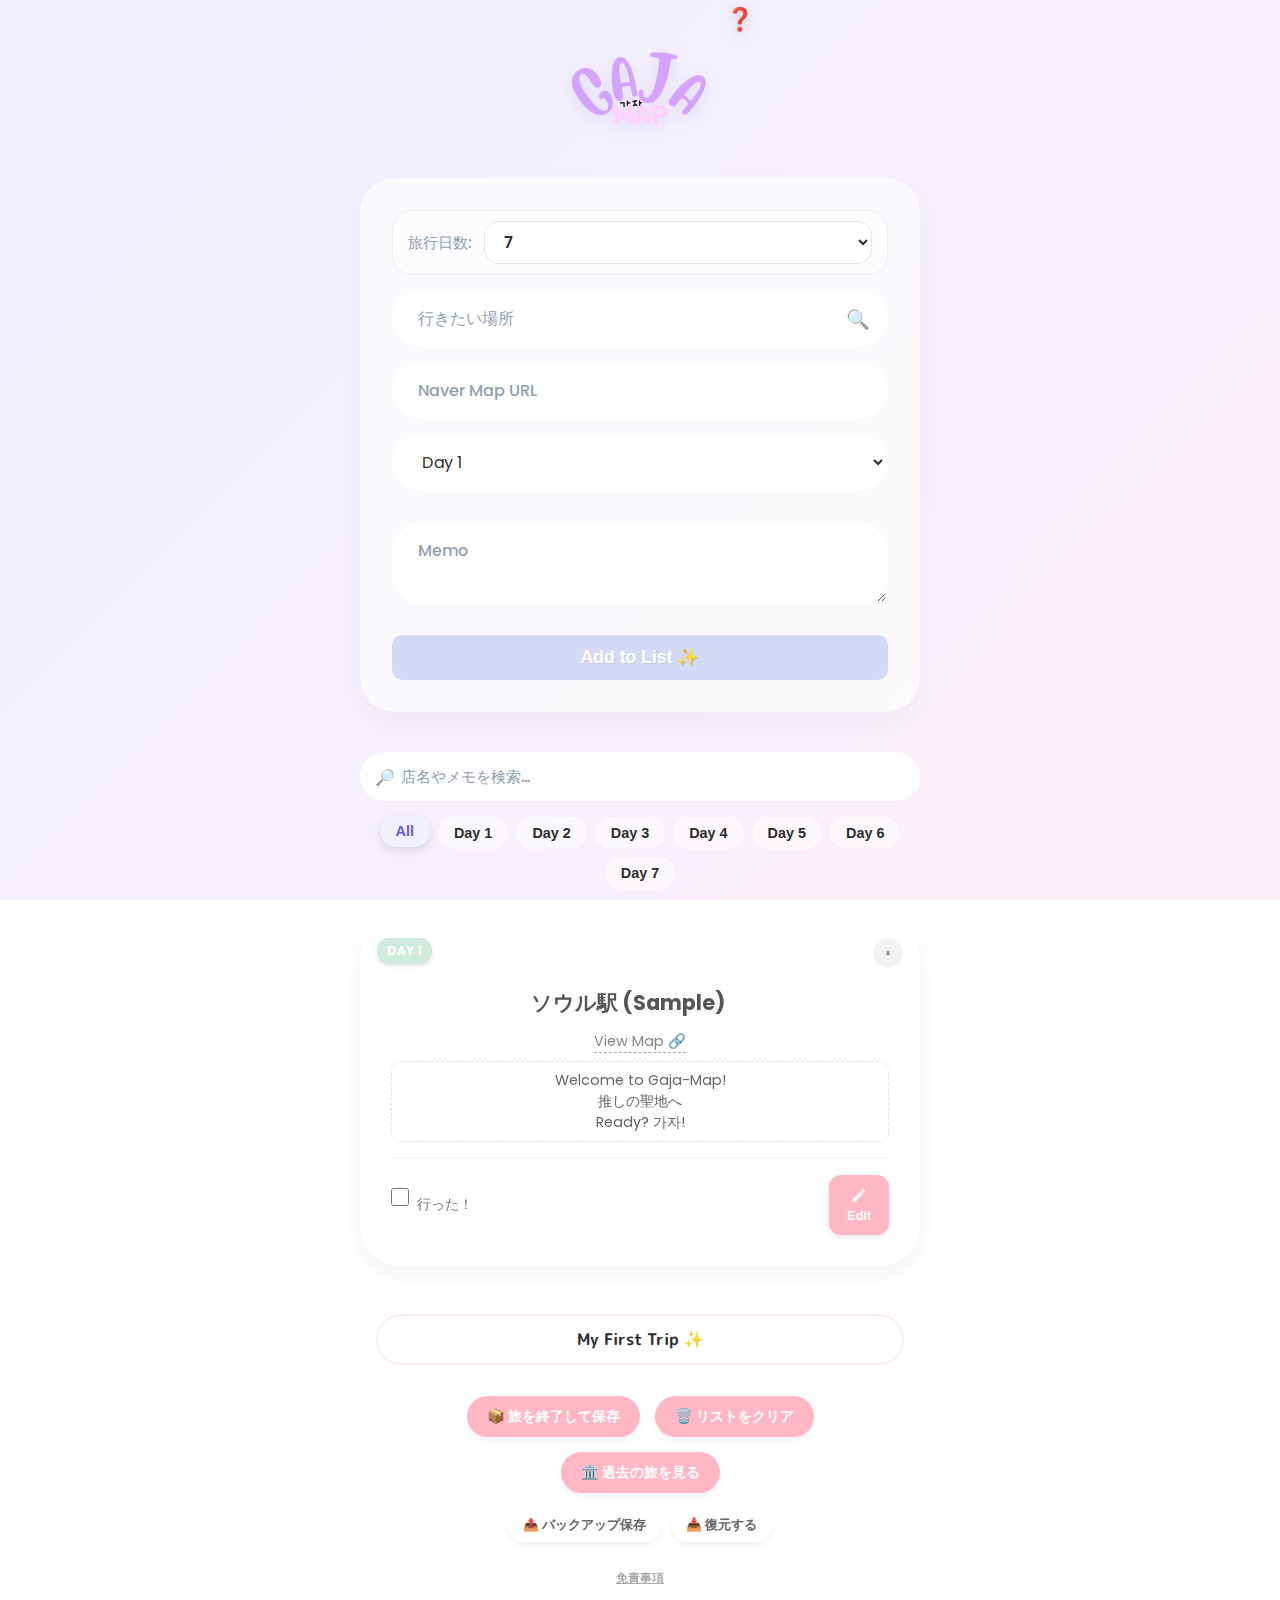
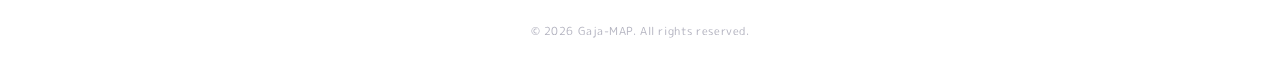
<file: index.html>
<!DOCTYPE html>
<html lang="ja">

<head>
    <meta charset="UTF-8">
    <meta name="viewport" content="width=device-width, initial-scale=1.0, viewport-fit=cover">
    <title>Gaja-MAP</title>
    <meta name="apple-mobile-web-app-capable" content="yes">
    <meta name="apple-mobile-web-app-title" content="Gaja-MAP">
    <meta name="apple-mobile-web-app-status-bar-style" content="default">
    <link rel="manifest" href="manifest.json?v=2">
    <link rel="stylesheet" href="style.css?v=2">
    <link
        href="https://fonts.googleapis.com/css2?family=Poppins:wght@300;400;600&family=M+PLUS+Rounded+1c:wght@700&display=swap"
        rel="stylesheet">
    <link rel="apple-touch-icon" href="apple-touch-icon.png">
</head>

<body>
    <div class="container">
        <header>
            <!-- Logo Container Groups Logo & Help Button -->
            <div class="logo-container">
                <img src="gaja_rogo_touka.png" alt="Gaja-MAP Logo" class="main-logo">
                <button id="manual-btn" class="header-util-btn" title="メニューを開く">❓</button>
            </div>

            <!-- Help Menu (Moved outside logo-container to prevent clipping) -->
            <div id="help-menu" class="help-menu">
                <div class="help-menu-header">＊ 使い方はこちら ＊</div>
                <a href="guide.html" target="_blank" class="help-menu-item">
                    <span>簡易版（スマホ）</span>
                </a>
                <a href="guide.pdf" target="_blank" class="help-menu-item">
                    <span>詳細版（PC/PDF）</span>
                </a>
            </div>
        </header>

        <section class="input-section">
            <form id="add-form" autocomplete="off">
                <div class="trip-meta">
                    <label for="trip-duration">旅行日数:</label>
                    <select id="trip-duration" class="trip-duration-select">
                        <option value="1">1</option>
                        <option value="2">2</option>
                        <option value="3">3</option>
                        <option value="4">4</option>
                        <option value="5">5</option>
                        <option value="6">6</option>
                        <option value="7" selected>7</option>
                    </select>
                </div>
                <div class="input-wrapper">
                    <input type="text" id="place-name" name="gaja-place-name-v2" placeholder="行きたい場所" required
                        autocomplete="off" autocorrect="off" autocapitalize="off" spellcheck="false">
                    <button type="button" id="place-search-btn" class="input-icon-btn" title="Naver Mapで検索">🔍</button>
                </div>
                <div class="url-input-group">
                    <input type="text" id="place-url" name="gaja-place-url-v2" placeholder="Naver Map URL" required
                        autocomplete="off" autocorrect="off" autocapitalize="off" spellcheck="false">
                </div>
                <select id="place-day" name="gaja-place-day">
                    <option value="1">Day 1</option>
                    <option value="2">Day 2</option>
                    <option value="3">Day 3</option>
                    <option value="4">Day 4</option>
                    <option value="5">Day 5</option>
                    <option value="6">Day 6</option>
                    <option value="7">Day 7</option>
                </select>
                <textarea id="place-memo" name="gaja-place-memo-v2" placeholder="Memo" rows="2" autocomplete="off"
                    autocorrect="off" autocapitalize="off" spellcheck="false"></textarea>
                <button type="submit">Add to List ✨</button>
            </form>
        </section>

        <section class="filter-section">
            <div class="filter-controls">
                <div class="search-container">
                    <span class="search-icon">🔎</span>
                    <input type="text" id="search-input" placeholder="店名やメモを検索..." autocomplete="off">
                </div>
            </div>
            <div class="tabs" id="day-tabs">
                <button class="tab-btn active" data-day="all">All</button>
                <button class="tab-btn" data-day="1">Day 1</button>
                <button class="tab-btn" data-day="2">Day 2</button>
                <button class="tab-btn" data-day="3">Day 3</button>
                <button class="tab-btn" data-day="4">Day 4</button>
                <button class="tab-btn" data-day="5">Day 5</button>
                <button class="tab-btn" data-day="6">Day 6</button>
                <button class="tab-btn" data-day="7">Day 7</button>
            </div>
        </section>

        <section class="list-section">
            <div id="card-list" class="card-grid">
                <!-- Cards will be injected here -->
            </div>
        </section>

        <section id="archive-section" class="archive-section" style="display: none;">
            <h2>🏛️ 過去の旅 (Archives)</h2>
            <div id="archive-list" class="card-grid">
                <!-- Archived trips will be injected here -->
            </div>
            <button id="back-to-current-btn" class="back-btn">🔙 現在の旅に戻る</button>
        </section>

        <section class="footer-section">
            <div id="trip-title-container" class="trip-title-container">
                <input type="text" id="trip-title" class="trip-title-input" placeholder="旅のタイトル" autocomplete="off"
                    spellcheck="false">
            </div>
            <div class="footer-btns">
                <button id="archive-btn" class="footer-btn">📦 旅を終了して保存</button>
                <button id="clear-list-btn" class="footer-btn">🗑️
                    リストをクリア</button>
            </div>
            <div class="data-mgmt-btns">
                <button id="view-archives-btn" class="footer-btn secondary-btn">🏛️ 過去の旅を見る</button>
            </div>
            <div class="data-mgmt-btns">
                <button id="export-btn" class="footer-btn sm-btn">📤 バックアップ保存</button>
                <label for="import-file" class="footer-btn sm-btn import-label">📥 復元する</label>
                <input type="file" id="import-file" accept=".json" style="display: none;">
            </div>
            <div class="disclaimer-container">
                <button id="disclaimer-trigger" class="disclaimer-link">免責事項</button>
            </div>
            <div class="copyright">
                © 2026 Gaja-MAP. All rights reserved.
            </div>
        </section>

        <!-- Disclaimer Modal -->
        <!-- Disclaimer Modal -->
        <div id="disclaimer-modal" class="modal">
            <div class="modal-content">
                <span class="close-modal">&times;</span>
                <h3>免責事項 & データについて</h3>
                <div class="modal-body">
                    <p>本アプリはログイン機能を持たないため、データはお使いのブラウザ内（LocalStorage等）にのみ保存されます。</p>
                    <p>Cookieやサイトデータの削除等によりデータが消える可能性があるため、定期的なバックアップ（「バックアップ保存」機能）を推奨します。</p>
                    <p>地図情報の閲覧・利用については、NAVER Mapの利用規約に従ってください。</p>
                    <p>当アプリは、予告なくサービスの内容を変更したり、提供を一時中断・終了したりする場合があります。</p>
                    <p>外部サービス（地図アプリ、各Webサイト、リンク管理ツール等）の仕様変更やサービス終了により、正常に動作しなくなる場合がありますが、これらについて一切の責任を負いません。</p>
                    <p>アプリ利用による通信料（データ通信量）が発生しますので、ご注意ください。</p>
                    <p>本アプリの利用により生じた損害について、開発者は一切の責任を負いません。</p>
                </div>
            </div>
        </div>
    </div>
    <script src="script.js"></script>
</body>

</html>
</file>
<file: style.css>
@import url('https://fonts.googleapis.com/css2?family=Poppins:wght@300;400;600&family=M+PLUS+Rounded+1c:wght@700&display=swap');

/* Global Reset */
* {
    box-sizing: border-box;
}

:root {
    --bg-color: #FAFAFF;
    /* Extra light background */
    --primary-color: #F0F0FF;
    /* Very light lavender */
    --accent-color: #D1EADE;
    /* Soft Mint */
    --light-accent: #FFF0F5;
    /* Baby Pink / Lavender Blush */
    --text-color: #2D2D2D;
    /* Darker for visibility */
    --card-bg: rgba(255, 255, 255, 0.8);
    --card-border: rgba(255, 255, 255, 0.9);
    --button-bg: #D4DAF5;
    /* Soft Blue-Lavender */
}

* {
    box-sizing: border-box;
    margin: 0;
    padding: 0;
}

html {
    background: linear-gradient(135deg, #F0F0FF, #FFF0F5, #E6E6FA, #F5FFFA);
    background-size: 400% 400%;
    animation: gradientBG 15s ease infinite;
    background-attachment: fixed;
    height: 100%;
    /* Fixed height for HTML */
    margin: 0;
    padding: 0;
    overflow-x: hidden;
}

body {
    font-family: 'Poppins', sans-serif;
    color: var(--text-color);
    min-height: 100%;
    /* Ensure body reaches bottom */
    display: flex;
    justify-content: center;
    margin: 0;
    padding: 0;
    /* Remove padding to start at top */
    background: transparent;
}

@keyframes gradientBG {
    0% {
        background-position: 0% 50%;
    }

    50% {
        background-position: 100% 50%;
    }

    100% {
        background-position: 0% 50%;
    }
}

.container {
    width: 100%;
    max-width: 600px;
    text-align: center;
    padding: 0 20px 20px;
    /* Centering content with padding here instead of body */
}

header {
    margin-bottom: 0.5rem;
    animation: fadeIn 1s ease-out;
    display: flex;
    justify-content: center;
    /* Centering the logo-container */
    align-items: flex-start;
    padding-top: 10px;
    /* Small gap at top */
    position: relative;
    /* Important for absolute menu */
}

.logo-container {
    max-width: 180px;
    /* Reduced from 230px (current requested 80%) */
    margin: 0 auto;
    filter: drop-shadow(0 4px 8px rgba(106, 90, 205, 0.15));
}

.main-logo {
    width: 160px;
    /* Standard size */
    height: auto;
    display: block;
}

/* Help Button - Strictly Positioned to Logo */
#manual-btn {
    position: absolute;
    top: -10px;
    /* moved up slightly */
    right: -40px;
    /* Fixed distance from logo */
    font-size: 1.4rem;
    /* Slightly larger */
    background: none;
    border: none;
    cursor: pointer;
    padding: 0;
    line-height: 1;
    z-index: 20;
    transition: transform 0.2s;
    filter: drop-shadow(0 2px 4px rgba(0, 0, 0, 0.1));
    color: #ff85a2 !important;
    /* Force Pink Color */
}

#manual-btn:hover {
    transform: scale(1.1);
}

/* Tooltip - Anchored to Button */
.help-tooltip {
    display: none;
    position: absolute;
    top: 50%;
    left: 100%;
    /* Right of the button */
    transform: translateY(-50%);
    background: #E6E6FA;
    color: #483d8b;
    padding: 6px 12px;
    border-radius: 12px;
    font-size: 0.8rem;
    font-weight: 700;
    white-space: nowrap;
    margin-left: 12px;
    box-shadow: 0 4px 8px rgba(0, 0, 0, 0.1);
    pointer-events: none;
    z-index: 1001;
}

.help-tooltip::after {
    content: '';
    position: absolute;
    top: 50%;
    left: -6px;
    transform: translateY(-50%);
    border-width: 6px 8px 6px 0;
    border-style: solid;
    border-color: transparent #E6E6FA transparent transparent;
}

/* Help Menu - Centered relative to header container */
.help-menu {
    display: none;
    position: absolute;
    top: 65px;
    /* Adjust based on logo height */
    left: 50%;
    transform: translateX(-50%);
    width: 290px;
    max-width: 92vw;
    /* Don't overflow small screens */

    /* Aurora Gradient Background */
    background: linear-gradient(135deg, #fff0f5, #e6e6fa, #ffe4e1, #fff0f5);
    background-size: 400% 400%;
    animation: auroraMenu 10s ease infinite;

    border-radius: 20px;
    box-shadow: 0 10px 40px rgba(0, 0, 0, 0.15);
    padding: 20px;
    z-index: 1000;
    flex-direction: column;
    gap: 15px;
    border: 1px solid rgba(255, 255, 255, 0.5);
    /* Glassy border */
    text-align: center;
}

@keyframes auroraMenu {
    0% {
        background-position: 0% 50%;
    }

    50% {
        background-position: 100% 50%;
    }

    100% {
        background-position: 0% 50%;
    }
}

.help-menu.active {
    display: flex !important;
    /* Force flex when active */
}

.help-menu-header {
    text-align: center;
    font-weight: 700;
    color: #ff85a2;
    /* Specified Pink */
    margin-bottom: 5px;
    font-size: 0.9rem;
    letter-spacing: 0.05em;
    text-shadow: 0 1px 2px rgba(255, 255, 255, 0.8);
}

.help-menu-item {
    display: flex !important;
    align-items: center;
    justify-content: center;
    padding: 14px;
    border-radius: 12px;
    background: white !important;
    /* White Button */
    color: #ff85a2 !important;
    /* Pink Text */
    text-decoration: none !important;
    font-size: 0.95rem;
    font-weight: 700;
    border: none;
    cursor: pointer;
    width: 100%;
    box-shadow: 0 4px 10px rgba(0, 0, 0, 0.08);
    /* Soft Shadow */
    transition: all 0.2s cubic-bezier(0.25, 0.8, 0.25, 1);
    position: relative;
    top: 0;
}

.help-menu-item:hover {
    transform: translateY(-3px);
    /* Lift Effect */
    box-shadow: 0 8px 20px rgba(255, 133, 162, 0.25);
    background: white;
}

.help-menu-item:active {
    transform: translateY(1px);
    /* Press Effect */
    box-shadow: 0 2px 4px rgba(0, 0, 0, 0.05);
}

.help-menu-item span {
    margin: 0;
}

.header-util-btn {
    background: rgba(255, 255, 255, 0.6);
    border: 1px solid rgba(255, 255, 255, 0.8);
    width: 40px;
    height: 40px;
    display: flex;
    align-items: center;
    justify-content: center;
    border-radius: 50%;
    font-size: 1.2rem;
    color: var(--text-color);
    cursor: pointer;
    transition: all 0.3s ease;
    text-decoration: none;
}

.header-util-btn:hover {
    background: #fff;
    transform: translateY(-2px);
    box-shadow: 0 4px 10px rgba(0, 0, 0, 0.1);
}

header p {
    font-size: 1rem;
    color: var(--light-accent);
    opacity: 0.8;
}

/* Trip Meta (Days Selection) - Integrated into Input Card */
.trip-meta {
    display: flex;
    align-items: center;
    gap: 12px;
    margin-bottom: 0;
    /* Removed for consistent form gap */
    padding: 10px 15px;
    background: rgba(255, 255, 255, 0.4);
    border-radius: 20px;
    border: 1px solid rgba(0, 0, 0, 0.05);
}

.trip-meta label {
    font-size: 0.95rem;
    font-weight: 500;
    /* Softened from 700 */
    color: #8fa0b0;
    /* Matched to placeholder color */
    white-space: nowrap;
}

.trip-duration-select {
    flex: 1;
    padding: 8px 15px;
    border-radius: 15px;
    border: 1px solid rgba(0, 0, 0, 0.1);
    background: white;
    font-family: inherit;
    font-weight: 600;
    cursor: pointer;
    outline: none;
    margin-bottom: 0;
    /* Reset from global select style */
}

/* Input Section */
.input-section {
    background: rgba(255, 255, 255, 0.6);
    padding: 2rem;
    border-radius: 35px;
    margin-bottom: 2.5rem;
    box-shadow: 0 10px 25px rgba(0, 0, 0, 0.03);
    animation: slideUp 1s ease-out;
}

/* Shared wrapper for inputs with icons */
.url-input-group,
.input-wrapper {
    display: flex;
    position: relative;
    /* For absolute positioning of icon */
    margin-bottom: 0;
    /* Removed for consistent form gap */
}

.url-input-group input,
.input-wrapper input {
    margin-bottom: 0 !important;
    padding-right: 50px;
    /* Space for search icon */
}

.back-btn {
    display: inline-flex;
    align-items: center;
    gap: 5px;
    background: none;
    border: none;
    font-size: 1rem;
    cursor: pointer;
    color: #483d8b;
    /* Dark Slate Blue to match "BACK" icon */
    font-weight: bold;
    margin-bottom: 20px;
    padding: 10px;
}

.input-icon-btn {
    position: absolute;
    right: 8px;
    top: 50%;
    transform: translateY(-50%);
    background: none;
    border: none;
    font-size: 1.2rem;
    cursor: pointer;
    padding: 10px;
    opacity: 0.6;
    transition: opacity 0.3s, transform 0.2s;
}

.input-icon-btn:hover {
    opacity: 1;
    transform: translateY(-50%) scale(1.1);
}

form {
    display: flex;
    flex-direction: column;
    gap: 15px;
}

input,
select,
textarea {
    width: 100%;
    padding: 14px 24px;
    margin-bottom: 1rem;
    border: 2px solid transparent;
    border-radius: 30px;
    /* Increased rounding */
    background: rgba(255, 255, 255, 0.9);
    font-family: inherit;
    font-size: 1rem;
    transition: all 0.3s;
    color: var(--text-color);
    outline: none;
}

textarea {
    resize: vertical;
    font-family: inherit;
    min-height: 80px;
}

input::placeholder,
textarea::placeholder {
    color: #888;
    /* Darker placeholder for better visibility */
    opacity: 1;
}

/* Specific for inputs to ensure contrast */
input::placeholder,
textarea::placeholder {
    color: #8fa0b0;
    /* Slightly cooler dark grey to match theme but be visible */
    font-weight: 500;
}

input:focus,
select:focus,
textarea:focus {
    background: white;
    border-color: var(--button-bg);
    box-shadow: 0 0 10px var(--button-bg);
}

/* ... existing button styles ... */

.card-memo {
    margin-top: 8px;
    font-size: 0.9rem;
    color: #666;
    background: rgba(255, 255, 255, 0.5);
    padding: 8px 12px;
    border-radius: 10px;
    white-space: pre-wrap;
    /* Preserves line breaks */
    word-break: break-word;
    border: 1px dashed rgba(0, 0, 0, 0.1);
}

button {
    padding: 12px;
    border-radius: 10px;
    border: none;
    background: var(--light-accent);
    color: var(--primary-color);
    font-weight: bold;
    font-size: 1.1rem;
    cursor: pointer;
    transition: transform 0.2s, box-shadow 0.2s;
}

button[type="submit"] {
    background: var(--button-bg);
    color: white;
    text-shadow: 1px 1px 0 rgba(0, 0, 0, 0.1);
}

button:hover {
    transform: scale(1.05);
    box-shadow: 0 0 15px var(--light-accent);
    background: #fff;
}

button[type="submit"]:hover {
    background: #aab6e0;
}

/* Filter Section */
.filter-section {
    margin-bottom: 2rem;
}

.filter-controls {
    margin-bottom: 1rem;
}

.search-container {
    position: relative;
    width: 100%;
}

.search-icon {
    position: absolute;
    left: 15px;
    top: 50%;
    transform: translateY(-50%);
    opacity: 0.6;
}

#search-input {
    width: 100%;
    padding: 12px 15px 12px 40px;
    border-radius: 25px;
    border: 1px solid rgba(255, 255, 255, 0.5);
    background: rgba(255, 255, 255, 0.8);
    font-size: 0.95rem;
    margin-bottom: 0;
}

/* Tabs */
.tabs {
    display: flex;
    justify-content: center;
    gap: 8px;
    flex-wrap: wrap;
}

.tab-btn {
    padding: 8px 16px;
    border: none;
    border-radius: 20px;
    background: rgba(255, 255, 255, 0.5);
    color: var(--text-color);
    cursor: pointer;
    transition: all 0.3s;
    font-size: 0.9rem;
}

.tab-btn:hover,
.tab-btn.active {
    background: var(--primary-color);
    color: #6A5ACD;
    transform: translateY(-2px);
    box-shadow: 0 4px 10px rgba(0, 0, 0, 0.1);
}

.card-grid {
    display: grid;
    grid-template-columns: repeat(auto-fill, minmax(280px, 1fr));
    gap: 20px;
}

.card {
    background: var(--card-bg);
    padding: 1.8rem;
    border-radius: 40px;
    /* Cuter, more rounded corners */
    border: 2px solid var(--card-border);
    backdrop-filter: blur(10px);
    box-shadow: 0 8px 25px rgba(0, 0, 0, 0.06);
    transition: all 0.5s cubic-bezier(0.25, 0.46, 0.45, 0.94);
    cursor: pointer;
    animation: floatIn 1s ease-out, float 4s ease-in-out infinite;
    display: flex;
    flex-direction: column;
    justify-content: space-between;
    min-height: 160px;
    position: relative;
    overflow: hidden;
    color: var(--text-color);
}

.card:hover {
    background: rgba(255, 255, 255, 0.9);
    transform: translateY(-5px);
}

/* Increased margin to avoid overlap with absolute positioned Day Tag */
.card-content {
    margin-top: 35px;
}

.card h3 {
    margin-bottom: 0.5rem;
    font-size: 1.3rem;
    padding-right: 25px;
    /* Space for delete button */
    color: #555;
    word-break: break-all;
    /* Prevent long names from overflowing */
}

.card a.map-link {
    display: inline-block;
    color: #888;
    text-decoration: none;
    font-size: 0.9rem;
    margin-top: 5px;
    border-bottom: 1px dashed #aaa;
}

.card-actions {
    display: flex;
    justify-content: space-between;
    align-items: center;
    margin-top: 1rem;
    padding-top: 1rem;
    border-top: 1px solid rgba(0, 0, 0, 0.05);
}

.delete-btn {
    position: absolute;
    top: 15px;
    right: 15px;
    background: rgba(0, 0, 0, 0.05);
    /* Subtle background */
    border: none;
    border-radius: 50%;
    width: 30px;
    height: 30px;
    display: flex;
    align-items: center;
    justify-content: center;
    color: rgba(0, 0, 0, 0.4);
    /* Slightly darker icon */
    font-size: 1.2rem;
    cursor: pointer;
    transition: all 0.2s;
    z-index: 5;
}

.delete-btn:hover {
    color: #ff6b6b;
    background: rgba(255, 100, 100, 0.1);
}

.edit-btn {
    background: #FFB7C5;
    /* Solid pastel pink by default */
    color: white;
    border: none;
    border-radius: 12px;
    width: 60px;
    height: 60px;
    display: flex;
    flex-direction: column;
    align-items: center;
    justify-content: center;
    cursor: pointer;
    font-size: 0.8rem;
    gap: 2px;
    box-shadow: 0 2px 5px rgba(0, 0, 0, 0.1);
    transition: transform 0.2s;
}

.edit-btn:hover {
    transform: translateY(-2px);
    background: #ff9eb0;
}

.edit-btn svg {
    width: 20px;
    height: 20px;
    margin-bottom: 2px;
}


.help-menu-item:hover {
    background: white;
    box-shadow: 0 8px 15px rgba(0, 0, 0, 0.1);
    /* Lift */
    transform: translateY(-2px);
}

.help-menu-item:active {
    box-shadow: 0 2px 4px rgba(0, 0, 0, 0.05);
    /* Pressed */
    transform: translateY(1px);
}

.help-menu-item span {
    margin-left: 0;
    /* Removed margin as icon is gone */
}


/* Checkbox styling */
.visited-label {
    display: flex;
    align-items: center;
    gap: 8px;
    font-size: 0.9rem;
    cursor: pointer;
    color: #777;
}

.visited-checkbox {
    accent-color: var(--accent-color);
    width: 18px;
    height: 18px;
    cursor: pointer;
}

/* Visited State */
.card.visited {
    opacity: 0.6;
    background: rgba(0, 0, 0, 0.02);
}

.card.visited h3 {
    text-decoration: line-through;
    color: rgba(255, 255, 255, 0.6);
}

.day-tag {
    position: absolute;
    top: 15px;
    left: 15px;
    background: var(--accent-color);
    color: #fff;
    padding: 4px 10px;
    border-radius: 12px;
    font-size: 0.75rem;
    font-weight: bold;
    text-transform: uppercase;
    box-shadow: 0 2px 5px rgba(0, 0, 0, 0.1);
}

/* Animations */
@keyframes fadeIn {
    from {
        opacity: 0;
    }

    to {
        opacity: 1;
    }
}

@keyframes slideUp {
    from {
        transform: translateY(20px);
        opacity: 0;
    }

    to {
        transform: translateY(0);
        opacity: 1;
    }
}

@keyframes float {
    0% {
        transform: translateY(0px);
    }

    50% {
        transform: translateY(-10px);
    }

    100% {
        transform: translateY(0px);
    }
}

@keyframes flyAway {
    0% {
        transform: translateY(0) rotate(0deg);
        opacity: 1;
    }

    100% {
        transform: translateY(-800px) rotate(20deg);
        opacity: 0;
    }
}

/* Archive Section */
.archive-section {
    margin-bottom: 3rem;
    animation: fadeIn 0.5s ease;
}

.archive-section h2 {
    font-family: 'M PLUS Rounded 1c', sans-serif;
    color: var(--text-color);
    margin-bottom: 1.5rem;
    font-size: 1.5rem;
}

/* Footer Styling */
.footer-section {
    margin-top: 3rem;
    padding: 0 1rem;
}

.trip-title-container {
    margin-bottom: 15px;
}

.trip-title-input {
    width: 100%;
    border: 2px solid rgba(255, 155, 162, 0.2);
    /* Soft pink border */
    background: rgba(255, 255, 255, 0.9);
    font-family: 'M PLUS Rounded 1c', sans-serif;
    font-size: 1rem;
    font-weight: 700;
    color: var(--text-color);
    padding: 12px 20px;
    border-radius: 25px;
    outline: none;
    transition: all 0.3s;
    text-align: center;
}

.trip-title-input:focus {
    border-color: #ff85a2;
    box-shadow: 0 0 10px rgba(255, 133, 162, 0.2);
}

.footer-btns {
    display: flex;
    flex-wrap: wrap;
    justify-content: center;
    gap: 15px;
    margin-bottom: 15px;
}

.data-mgmt-btns {
    display: flex;
    flex-wrap: wrap;
    justify-content: center;
    gap: 10px;
    margin-bottom: 15px;
}

.footer-btn {
    padding: 10px 20px;
    border-radius: 25px;
    border: none;
    font-family: inherit;
    font-weight: 600;
    cursor: pointer;
    transition: all 0.3s;
    font-size: 0.9rem;
    box-shadow: 0 4px 6px rgba(0, 0, 0, 0.05);
}

.footer-btn.sm-btn {
    padding: 8px 15px;
    font-size: 0.8rem;
    background: rgba(255, 255, 255, 0.5);
    color: #666;
}

#archive-btn {
    background: #ffb7c5;
    /* Pastel Pink */
    color: white;
    /* White text */
    font-weight: 700;
}

#view-archives-btn {
    background: #ffb7c5;
    /* Pastel Pink */
    color: white;
    /* White text */
    font-weight: 700;
}

#clear-list-btn {
    background: #ffb7c5;
    /* Pastel Pink */
    color: white;
    /* White text */
    font-weight: 700;
}

.footer-btn:hover {
    transform: translateY(-2px);
    box-shadow: 0 6px 12px rgba(0, 0, 0, 0.1);
    opacity: 0.9;
}

.import-label {
    display: inline-flex;
    align-items: center;
    justify-content: center;
}

.backup-btn {
    background: #D4DAF5;
    color: #555;
}

.reset-btn {
    background: rgba(255, 100, 100, 0.1);
    color: #888;
    border: 1px solid rgba(255, 100, 100, 0.2);
}

.reset-btn:hover {
    background: rgba(255, 100, 100, 0.2);
}

.disclaimer-container {
    margin-top: 1rem;
}

.copyright {
    margin-top: 1.5rem;
    font-family: 'M PLUS Rounded 1c', sans-serif;
    font-size: 0.7rem;
    color: #A0A0B0;
    /* Soft complementary purple-grey */
    opacity: 0.8;
    letter-spacing: 0.05em;
}

.disclaimer-link {
    background: none;
    border: none;
    color: #888;
    font-size: 0.75rem;
    cursor: pointer;
    text-decoration: underline;
    opacity: 0.7;
    transition: opacity 0.3s;
}

.disclaimer-link:hover {
    opacity: 1;
}

/* Modal Styles */
.modal {
    display: none;
    position: fixed;
    z-index: 10000;
    left: 0;
    top: 0;
    width: 100%;
    height: 100%;
    background-color: rgba(0, 0, 0, 0.4);
    backdrop-filter: blur(5px);
}

.modal-content {
    background-color: #FAFAFF;
    margin: 15% auto;
    padding: 30px;
    border-radius: 30px;
    width: 90%;
    max-width: 500px;
    box-shadow: 0 20px 50px rgba(0, 0, 0, 0.2);
    position: relative;
    animation: slideDown 0.4s ease-out;
}

.modal-content h3 {
    margin-bottom: 1.5rem;
    color: #6A5ACD;
    text-align: center;
}

.modal-body {
    font-size: 0.85rem;
    line-height: 1.6;
    color: #555;
}

.modal-body p {
    margin-bottom: 10px;
}

.close-modal {
    position: absolute;
    right: 20px;
    top: 15px;
    color: #aaa;
    font-size: 28px;
    font-weight: bold;
    cursor: pointer;
}

.close-modal:hover {
    color: #000;
}

@keyframes slideDown {
    from {
        transform: translateY(-30px);
        opacity: 0;
    }

    to {
        transform: translateY(0);
        opacity: 1;
    }
}

/* Responsive Mobile Optimization */
@media (max-width: 600px) {
    .container {
        padding: 10px;
    }

    header h1 {
        font-size: 2rem;
    }

    .input-section {
        padding: 1.5rem;
    }

    .card-grid {
        grid-template-columns: 1fr;
        /* Stack cards on verification small screens */
    }

    .card {
        padding: 1.2rem;
    }

    .tab-btn {
        padding: 6px 12px;
        font-size: 0.85rem;
    }
}
}
</file>
